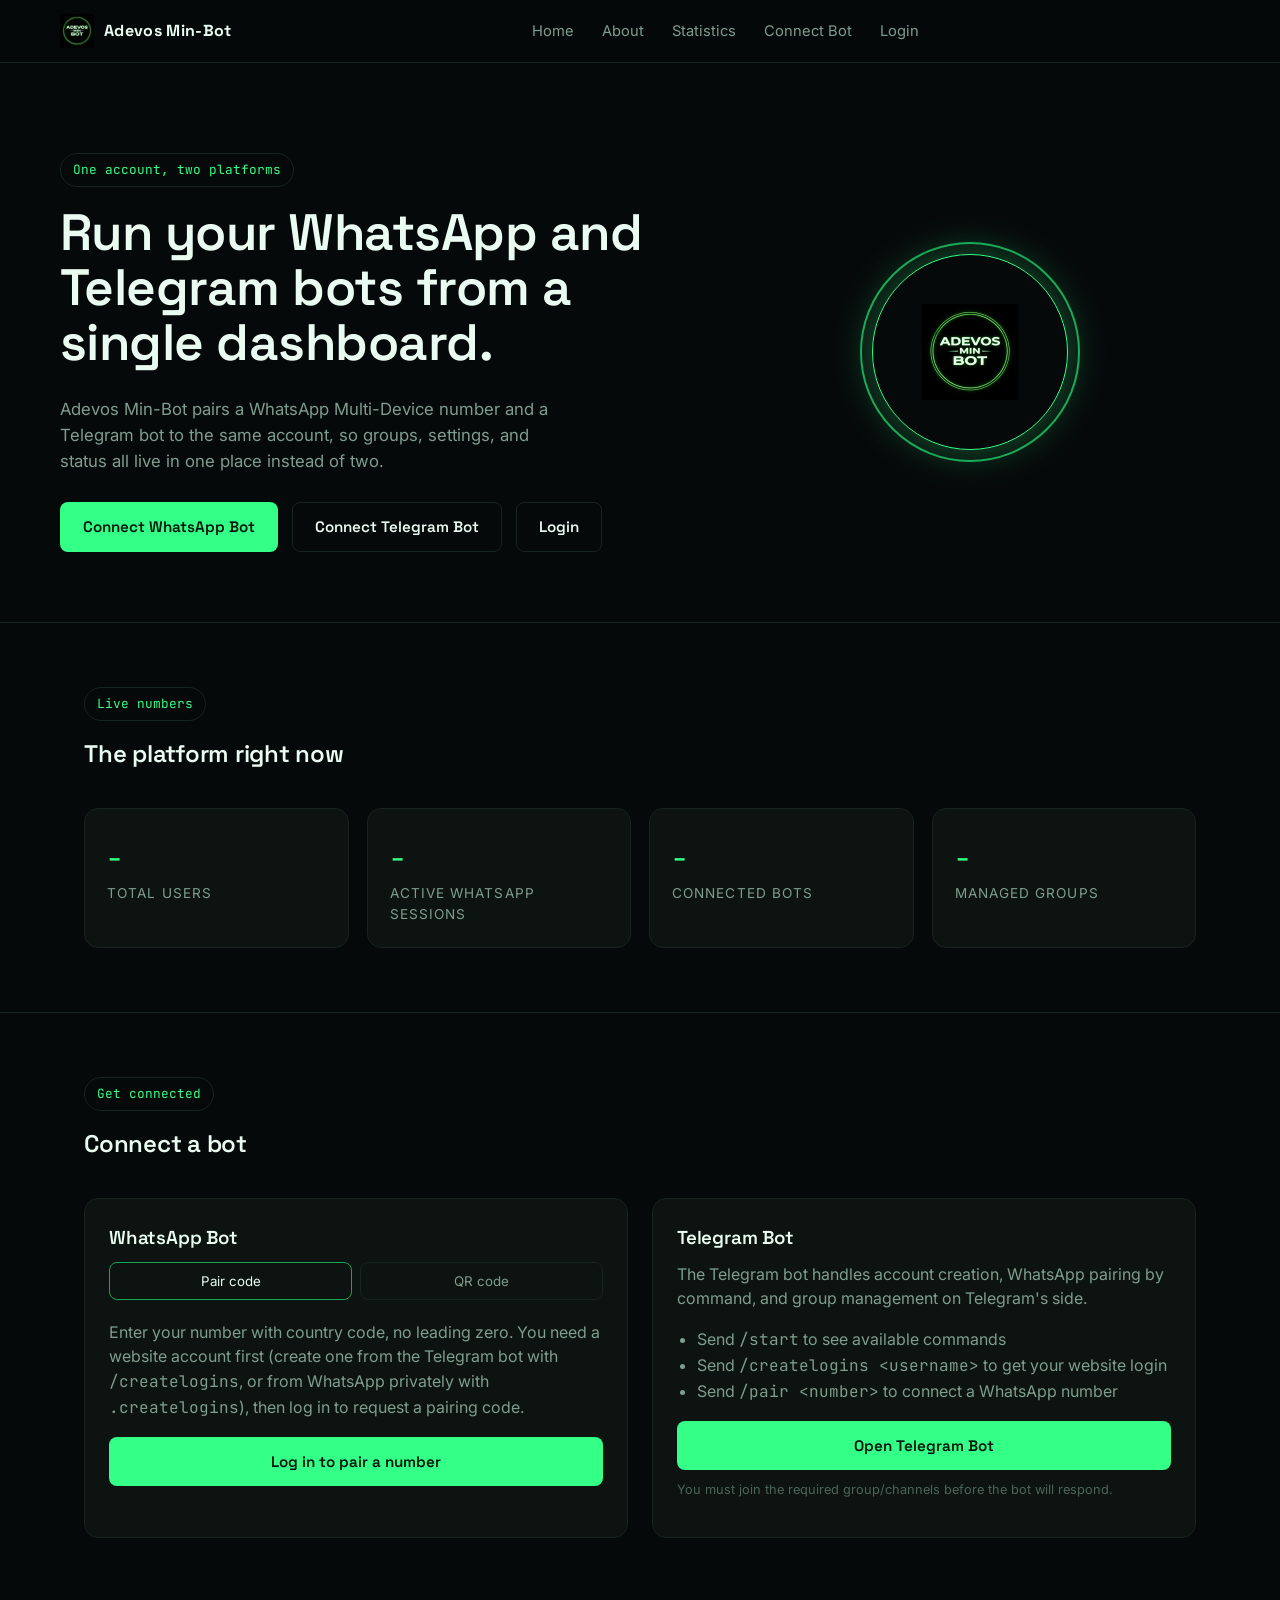
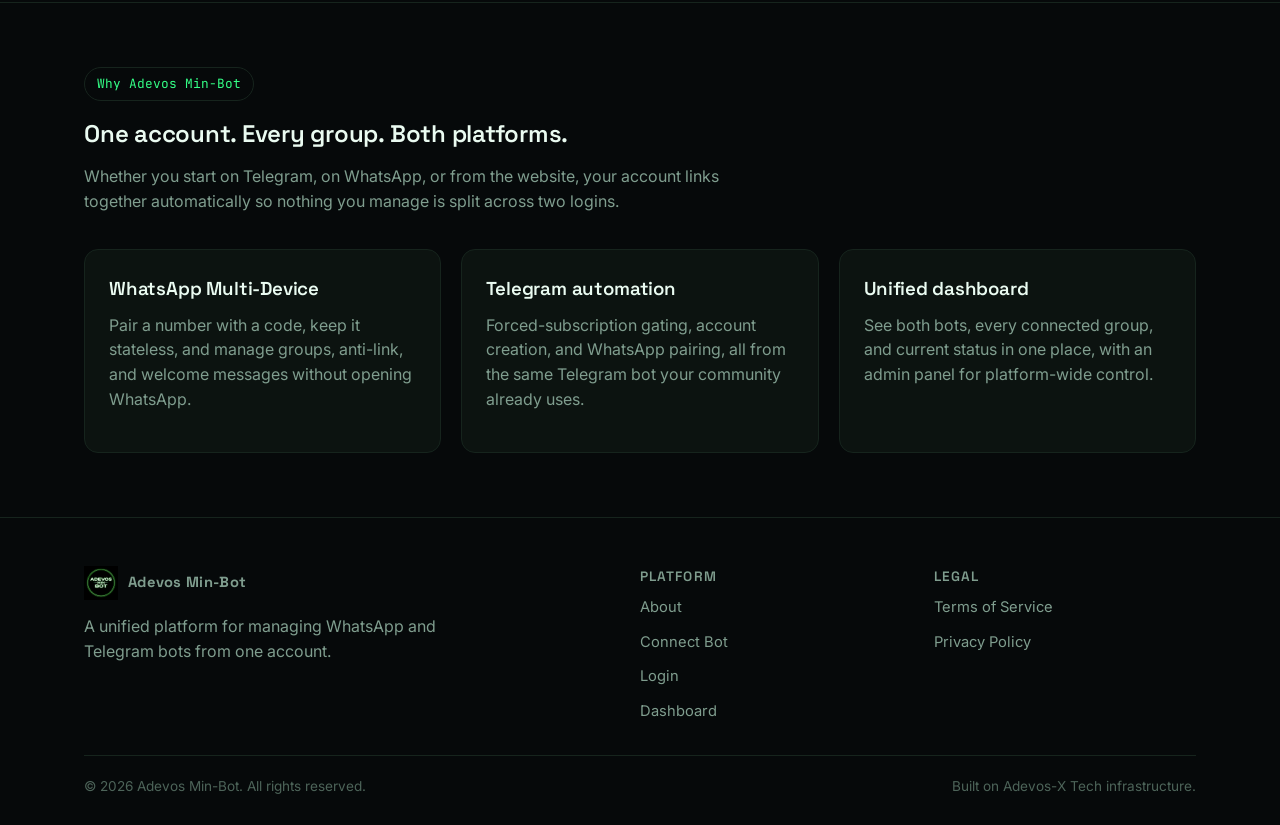
<file: frontend/index.html>
<!DOCTYPE html>
<html lang="en">
<head>
<meta charset="UTF-8" />
<meta name="viewport" content="width=device-width, initial-scale=1.0" />
<title>Adevos Min-Bot - Manage WhatsApp and Telegram Bots From One Dashboard</title>
<meta name="description" content="Connect and manage your WhatsApp and Telegram bots, groups, and automation from a single account." />
<link rel="manifest" href="manifest.json" />
<link rel="icon" href="assets/icons/icon-32.png" />
<link rel="apple-touch-icon" href="assets/icons/icon-180.png" />
<meta name="theme-color" content="#06090a" />
<link rel="preconnect" href="https://fonts.googleapis.com">
<link href="https://fonts.googleapis.com/css2?family=Space+Grotesk:wght@500;600;700&family=Inter:wght@400;500;600&family=JetBrains+Mono:wght@400;500&display=swap" rel="stylesheet">
<link rel="stylesheet" href="css/tokens.css" />
<link rel="stylesheet" href="css/components.css" />
<style>
  .hero {
    padding: 90px 0 70px;
    display: grid;
    grid-template-columns: 1.1fr 0.9fr;
    gap: 48px;
    align-items: center;
  }
  .eyebrow {
    display: inline-flex; align-items: center; gap: 8px;
    font-family: var(--font-mono); font-size: 0.8rem; color: var(--ring);
    border: 1px solid var(--line); border-radius: 999px; padding: 6px 12px;
    margin-bottom: 18px;
  }
  .hero h1 { font-size: clamp(2.1rem, 4vw, 3.4rem); line-height: 1.08; }
  .hero p.lead { font-size: 1.05rem; max-width: 46ch; }
  .hero-actions { display: flex; flex-wrap: wrap; gap: 14px; margin-top: 28px; }
  .hero-visual { display: flex; flex-direction: column; align-items: center; gap: 18px; }
  .hero-visual .ring-lg .platforms { position: absolute; display: flex; gap: 26px; }
  .platform-chip {
    display: flex; align-items: center; gap: 8px;
    background: var(--bg-inset); border: 1px solid var(--line);
    padding: 8px 14px; border-radius: 999px; font-size: 0.82rem;
  }

  section { padding: 64px 0; border-top: 1px solid var(--line); }
  .section-head { max-width: 640px; margin-bottom: 36px; }
  .section-head .eyebrow { margin-bottom: 14px; }

  .stats-grid { display: grid; grid-template-columns: repeat(4, 1fr); gap: 18px; }
  @media (max-width: 860px) { .stats-grid { grid-template-columns: repeat(2, 1fr); } }

  .connect-grid { display: grid; grid-template-columns: 1fr 1fr; gap: 24px; }
  @media (max-width: 860px) { .connect-grid { grid-template-columns: 1fr; } .hero { grid-template-columns: 1fr; } }

  .tab-row { display: flex; gap: 8px; margin-bottom: 20px; }
  .tab-btn {
    flex: 1; padding: 10px; border-radius: var(--radius-sm); border: 1px solid var(--line);
    background: transparent; color: var(--text-muted); font-family: var(--font-body); cursor: pointer;
  }
  .tab-btn.active { border-color: var(--ring-dim); color: var(--text); }
  .connect-panel { display: none; }
  .connect-panel.active { display: block; }

  .code-display {
    font-family: var(--font-mono); font-size: 1.6rem; letter-spacing: 0.1em;
    text-align: center; padding: 18px; border: 1px dashed var(--line);
    border-radius: var(--radius-sm); margin: 16px 0; color: var(--ring);
  }
  .status-line { display: flex; align-items: center; gap: 10px; margin-top: 14px; color: var(--text-muted); font-size: 0.9rem; }

  .about-grid { display: grid; grid-template-columns: repeat(3, 1fr); gap: 20px; }
  @media (max-width: 860px) { .about-grid { grid-template-columns: 1fr; } }

  footer { border-top: 1px solid var(--line); padding: 48px 0 28px; }
  .footer-grid { display: grid; grid-template-columns: 2fr 1fr 1fr; gap: 32px; margin-bottom: 32px; }
  @media (max-width: 700px) { .footer-grid { grid-template-columns: 1fr; } }
  .footer-grid h4 { font-size: 0.85rem; text-transform: uppercase; letter-spacing: 0.08em; color: var(--text-muted); }
  .footer-grid ul { list-style: none; padding: 0; margin: 0; display: flex; flex-direction: column; gap: 10px; }
  .footer-grid a { text-decoration: none; color: var(--text-muted); font-size: 0.92rem; }
  .footer-grid a:hover { color: var(--text); }
  .footer-bottom { border-top: 1px solid var(--line); padding-top: 20px; display: flex; justify-content: space-between; flex-wrap: wrap; gap: 10px; color: var(--text-faint); font-size: 0.85rem; }
</style>
</head>
<body>

<nav class="nav">
  <div class="container nav-inner">
    <a class="brand" href="index.html">
      <img src="assets/icons/icon-192.png" alt="Adevos Min-Bot logo" />
      <span>Adevos Min-Bot</span>
    </a>
    <div class="nav-links">
      <a href="#home">Home</a>
      <a href="#about">About</a>
      <a href="#stats">Statistics</a>
      <a href="#connect">Connect Bot</a>
      <a href="login.html">Login</a>
    </div>
    <div class="nav-actions">
      <a class="btn btn-outline" href="login.html" style="display:none" id="navLoginDesktop">Login</a>
      <button class="nav-toggle" aria-label="Open menu">&#9776;</button>
    </div>
  </div>
</nav>

<header class="container hero" id="home">
  <div>
    <span class="eyebrow">One account, two platforms</span>
    <h1>Run your WhatsApp and Telegram bots from a single dashboard.</h1>
    <p class="lead">Adevos Min-Bot pairs a WhatsApp Multi-Device number and a Telegram bot to the same
      account, so groups, settings, and status all live in one place instead of two.</p>
    <div class="hero-actions">
      <a class="btn btn-primary" href="#connect" data-tab-target="whatsapp">Connect WhatsApp Bot</a>
      <a class="btn btn-outline" href="#connect" data-tab-target="telegram">Connect Telegram Bot</a>
      <a class="btn btn-outline" href="login.html">Login</a>
    </div>
  </div>
  <div class="hero-visual">
    <div class="ring-lg">
      <img src="assets/icons/icon-192.png" width="96" height="96" alt="" style="position:relative; z-index:1;" />
    </div>
  </div>
</header>

<section id="stats">
  <div class="container">
    <div class="section-head">
      <span class="eyebrow">Live numbers</span>
      <h2>The platform right now</h2>
    </div>
    <div class="stats-grid" id="statsGrid">
      <div class="stat-card"><div class="value" data-stat="totalUsers">0</div><div class="label">Total users</div></div>
      <div class="stat-card"><div class="value" data-stat="activeWhatsappSessions">0</div><div class="label">Active WhatsApp sessions</div></div>
      <div class="stat-card"><div class="value" data-stat="totalConnectedBots">0</div><div class="label">Connected bots</div></div>
      <div class="stat-card"><div class="value" data-stat="totalGroups">0</div><div class="label">Managed groups</div></div>
    </div>
  </div>
</section>

<section id="connect">
  <div class="container">
    <div class="section-head">
      <span class="eyebrow">Get connected</span>
      <h2>Connect a bot</h2>
    </div>
    <div class="connect-grid">

      <div class="card">
        <h3>WhatsApp Bot</h3>
        <div class="tab-row">
          <button class="tab-btn active" data-wa-tab="pair">Pair code</button>
          <button class="tab-btn" data-wa-tab="qr">QR code</button>
        </div>

        <div class="connect-panel active" id="waPairPanel">
          <p>Enter your number with country code, no leading zero. You need a website account first
            (create one from the Telegram bot with <code>/createlogins</code>, or from WhatsApp
            privately with <code>.createlogins</code>), then log in to request a pairing code.</p>
          <a class="btn btn-primary btn-block" href="login.html">Log in to pair a number</a>
        </div>

        <div class="connect-panel" id="waQrPanel">
          <div class="state-block">
            <h3>QR pairing is available after login</h3>
            <p>The dashboard renders a live QR code from the backend once you are signed in.</p>
          </div>
        </div>
      </div>

      <div class="card">
        <h3>Telegram Bot</h3>
        <p>The Telegram bot handles account creation, WhatsApp pairing by command, and group
          management on Telegram's side.</p>
        <ul style="color:var(--text-muted); padding-left:20px;">
          <li>Send <code>/start</code> to see available commands</li>
          <li>Send <code>/createlogins &lt;username&gt;</code> to get your website login</li>
          <li>Send <code>/pair &lt;number&gt;</code> to connect a WhatsApp number</li>
        </ul>
        <a class="btn btn-primary btn-block" id="openTelegramBtn" href="#" target="_blank" rel="noopener">Open Telegram Bot</a>
        <p class="field-hint" style="margin-top:10px;">You must join the required group/channels before the bot will respond.</p>
      </div>

    </div>
  </div>
</section>

<section id="about">
  <div class="container">
    <div class="section-head">
      <span class="eyebrow">Why Adevos Min-Bot</span>
      <h2>One account. Every group. Both platforms.</h2>
      <p>Whether you start on Telegram, on WhatsApp, or from the website, your account links
        together automatically so nothing you manage is split across two logins.</p>
    </div>
    <div class="about-grid">
      <div class="card">
        <h3>WhatsApp Multi-Device</h3>
        <p>Pair a number with a code, keep it stateless, and manage groups, anti-link, and welcome
          messages without opening WhatsApp.</p>
      </div>
      <div class="card">
        <h3>Telegram automation</h3>
        <p>Forced-subscription gating, account creation, and WhatsApp pairing, all from the same
          Telegram bot your community already uses.</p>
      </div>
      <div class="card">
        <h3>Unified dashboard</h3>
        <p>See both bots, every connected group, and current status in one place, with an admin
          panel for platform-wide control.</p>
      </div>
    </div>
  </div>
</section>

<footer>
  <div class="container">
    <div class="footer-grid">
      <div>
        <a class="brand" href="index.html"><img src="assets/icons/icon-192.png" alt="" /><span>Adevos Min-Bot</span></a>
        <p style="margin-top:14px; max-width:36ch;">A unified platform for managing WhatsApp and Telegram bots from one account.</p>
      </div>
      <div>
        <h4>Platform</h4>
        <ul>
          <li><a href="#about">About</a></li>
          <li><a href="#connect">Connect Bot</a></li>
          <li><a href="login.html">Login</a></li>
          <li><a href="dashboard.html">Dashboard</a></li>
        </ul>
      </div>
      <div>
        <h4>Legal</h4>
        <ul>
          <li><a href="#">Terms of Service</a></li>
          <li><a href="#">Privacy Policy</a></li>
        </ul>
      </div>
    </div>
    <div class="footer-bottom">
      <span>&copy; <span id="year"></span> Adevos Min-Bot. All rights reserved.</span>
      <span>Built on Adevos-X Tech infrastructure.</span>
    </div>
  </div>
</footer>

<script src="js/config.js"></script>
<script src="js/api.js"></script>
<script src="js/toast.js"></script>
<script src="js/ui.js"></script>
<script>
  document.getElementById('year').textContent = new Date().getFullYear();

  // Telegram bot deep link is configurable, not hard-coded to a real service.
  window.ADEVOS_TELEGRAM_BOT_USERNAME = window.ADEVOS_TELEGRAM_BOT_USERNAME || 'AdevosMinBot';
  document.getElementById('openTelegramBtn').href = `https://t.me/${window.ADEVOS_TELEGRAM_BOT_USERNAME}`;

  document.querySelectorAll('[data-tab-target]').forEach((el) => {
    el.addEventListener('click', () => {
      const target = el.dataset.tabTarget === 'telegram' ? 'telegram' : 'pair';
      if (target === 'pair') document.querySelector('[data-wa-tab="pair"]').click();
    });
  });

  document.querySelectorAll('[data-wa-tab]').forEach((btn) => {
    btn.addEventListener('click', () => {
      document.querySelectorAll('[data-wa-tab]').forEach((b) => b.classList.remove('active'));
      btn.classList.add('active');
      document.getElementById('waPairPanel').classList.toggle('active', btn.dataset.waTab === 'pair');
      document.getElementById('waQrPanel').classList.toggle('active', btn.dataset.waTab === 'qr');
    });
  });

  if (Api.getToken()) {
    document.getElementById('navLoginDesktop').textContent = 'Dashboard';
    document.getElementById('navLoginDesktop').href = 'dashboard.html';
    document.getElementById('navLoginDesktop').style.display = 'inline-flex';
  }

  async function loadStats() {
    const grid = document.getElementById('statsGrid');
    try {
      const { stats } = await Api.get('/api/stats');
      grid.querySelectorAll('[data-stat]').forEach((el) => {
        animateCounter(el, stats[el.dataset.stat] || 0);
      });
    } catch (err) {
      grid.querySelectorAll('.value').forEach((el) => (el.textContent = '-'));
    }
  }
  loadStats();

  if ('serviceWorker' in navigator) {
    window.addEventListener('load', () => navigator.serviceWorker.register('sw.js').catch(() => {}));
  }
</script>
</body>
</html>
</file>
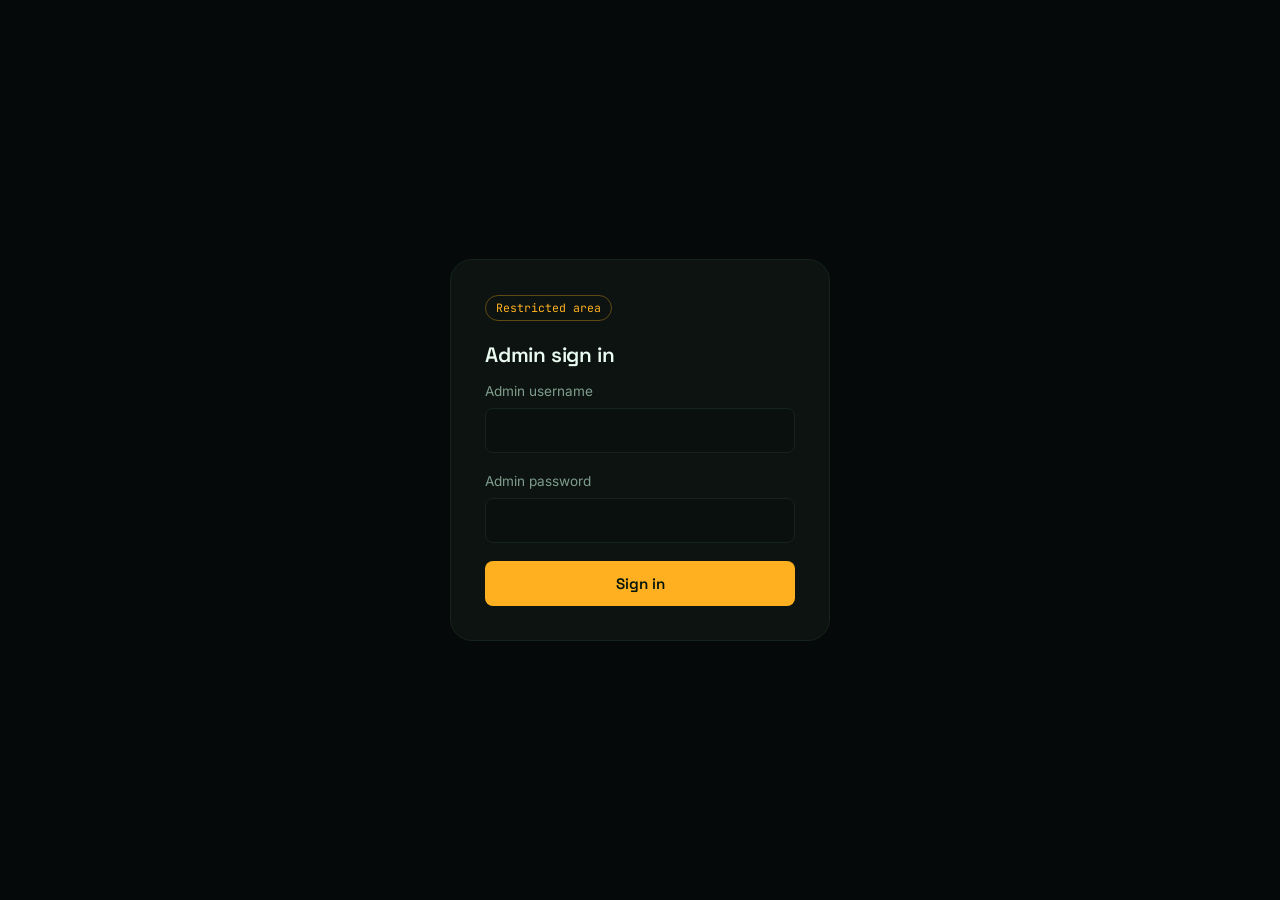
<file: frontend/admin.html>
<!DOCTYPE html>
<html lang="en">
<head>
<meta charset="UTF-8" />
<meta name="viewport" content="width=device-width, initial-scale=1.0" />
<title>Admin - Adevos Min-Bot</title>
<link rel="icon" href="assets/icons/icon-32.png" />
<meta name="theme-color" content="#0a0605" />
<meta name="robots" content="noindex, nofollow" />
<link rel="preconnect" href="https://fonts.googleapis.com">
<link href="https://fonts.googleapis.com/css2?family=Space+Grotesk:wght@500;600;700&family=Inter:wght@400;500;600&family=JetBrains+Mono:wght@400;500&display=swap" rel="stylesheet">
<link rel="stylesheet" href="css/tokens.css" />
<link rel="stylesheet" href="css/components.css" />
<style>
  :root { --ring: #ffb020; --ring-dim: #b57c14; --ring-glow: rgba(255,176,32,0.3); }

  .admin-shell { display: grid; grid-template-columns: 220px 1fr; min-height: 100vh; }
  @media (max-width: 860px) { .admin-shell { grid-template-columns: 1fr; } }
  .admin-sidebar { border-right: 1px solid var(--line); padding: 22px 16px; }
  .admin-badge {
    display: inline-block; font-family: var(--font-mono); font-size: 0.72rem;
    color: var(--warning); border: 1px solid rgba(255,176,32,0.35); border-radius: 999px;
    padding: 3px 10px; margin-bottom: 18px;
  }
  .admin-page { padding: 26px; }
  .admin-view { display: none; }
  .admin-view.active { display: block; }

  table { width: 100%; border-collapse: collapse; font-size: 0.88rem; }
  th, td { text-align: left; padding: 10px 12px; border-bottom: 1px solid var(--line); }
  th { color: var(--text-muted); font-weight: 500; text-transform: uppercase; font-size: 0.72rem; letter-spacing: 0.06em; }
  .table-wrap { overflow-x: auto; }

  .auth-wrap { min-height: 100vh; display: flex; align-items: center; justify-content: center; padding: 24px; }
  .auth-card { width: 100%; max-width: 380px; background: var(--bg-raised); border: 1px solid var(--line); border-radius: var(--radius-lg); padding: 34px; }
</style>
</head>
<body>

<!-- ADMIN LOGIN -->
<div class="auth-wrap" id="adminLoginScreen">
  <div class="auth-card">
    <span class="admin-badge">Restricted area</span>
    <h1 style="font-size:1.3rem;">Admin sign in</h1>
    <form id="adminLoginForm">
      <div class="field"><label>Admin username</label><input id="adminUsername" required /></div>
      <div class="field"><label>Admin password</label><input id="adminPassword" type="password" required /></div>
      <div class="field-error" id="adminLoginError" style="display:none;"></div>
      <button class="btn btn-primary btn-block" type="submit">Sign in</button>
    </form>
  </div>
</div>

<!-- ADMIN APP -->
<div class="admin-shell" id="adminApp" style="display:none;">
  <aside class="admin-sidebar">
    <span class="admin-badge">Admin</span>
    <div style="display:flex; flex-direction:column; gap:6px;">
      <button class="side-link active" data-admin-view="overview">Overview</button>
      <button class="side-link" data-admin-view="sessions">WhatsApp sessions</button>
      <button class="side-link" data-admin-view="users">Users</button>
      <button class="side-link" data-admin-view="platform-settings">Platform settings</button>
      <button class="side-link" id="adminLogoutBtn" style="margin-top:20px;">Logout</button>
    </div>
  </aside>

  <div class="admin-page">
    <section class="admin-view active" id="admin-overview">
      <h2>Overview</h2>
      <div class="overview-stats" style="display:grid; grid-template-columns:repeat(3,1fr); gap:16px;">
        <div class="stat-card"><div class="value" id="statTotalUsers">-</div><div class="label">Total users</div></div>
        <div class="stat-card"><div class="value" id="statActiveSessions">-</div><div class="label">Active sessions</div></div>
        <div class="stat-card"><div class="value" id="statBannedSessions">-</div><div class="label">Banned sessions</div></div>
      </div>
    </section>

    <section class="admin-view" id="admin-sessions">
      <h2>WhatsApp sessions</h2>
      <div class="table-wrap card">
        <table>
          <thead><tr><th>Number</th><th>Status</th><th>Connected via</th><th>Last connected</th><th></th></tr></thead>
          <tbody id="sessionsTableBody"></tbody>
        </table>
      </div>
    </section>

    <section class="admin-view" id="admin-users">
      <h2>Users</h2>
      <div class="table-wrap card">
        <table>
          <thead><tr><th>Username</th><th>Telegram</th><th>WhatsApp</th><th>Role</th><th>Status</th><th></th></tr></thead>
          <tbody id="usersTableBody"></tbody>
        </table>
      </div>
    </section>

    <section class="admin-view" id="admin-platform-settings">
      <h2>Platform settings</h2>
      <div class="card">
        <div class="field">
          <label>WhatsApp auto-join group invite links (one per line)</label>
          <textarea id="settingInviteLinks" rows="4"></textarea>
        </div>
        <div class="field">
          <label>WhatsApp auto-follow newsletter JIDs (one per line)</label>
          <textarea id="settingNewsletterJids" rows="3"></textarea>
        </div>
        <div class="field">
          <label>Telegram required group</label>
          <input id="settingTgGroup" placeholder="@yourgroup" />
        </div>
        <div class="field">
          <label>Telegram required channels (comma separated)</label>
          <input id="settingTgChannels" placeholder="@channel1, @channel2" />
        </div>
        <div class="toggle-row">
          <span>Maintenance mode</span>
          <label class="switch"><input type="checkbox" id="settingMaintenance" /><span class="track"></span></label>
        </div>
        <button class="btn btn-primary" id="saveSettingsBtn" style="margin-top:16px;">Save settings</button>
      </div>
    </section>
  </div>
</div>

<script src="js/config.js"></script>
<script src="js/api.js"></script>
<script src="js/toast.js"></script>
<script src="js/admin.js"></script>
</body>
</html>
</file>
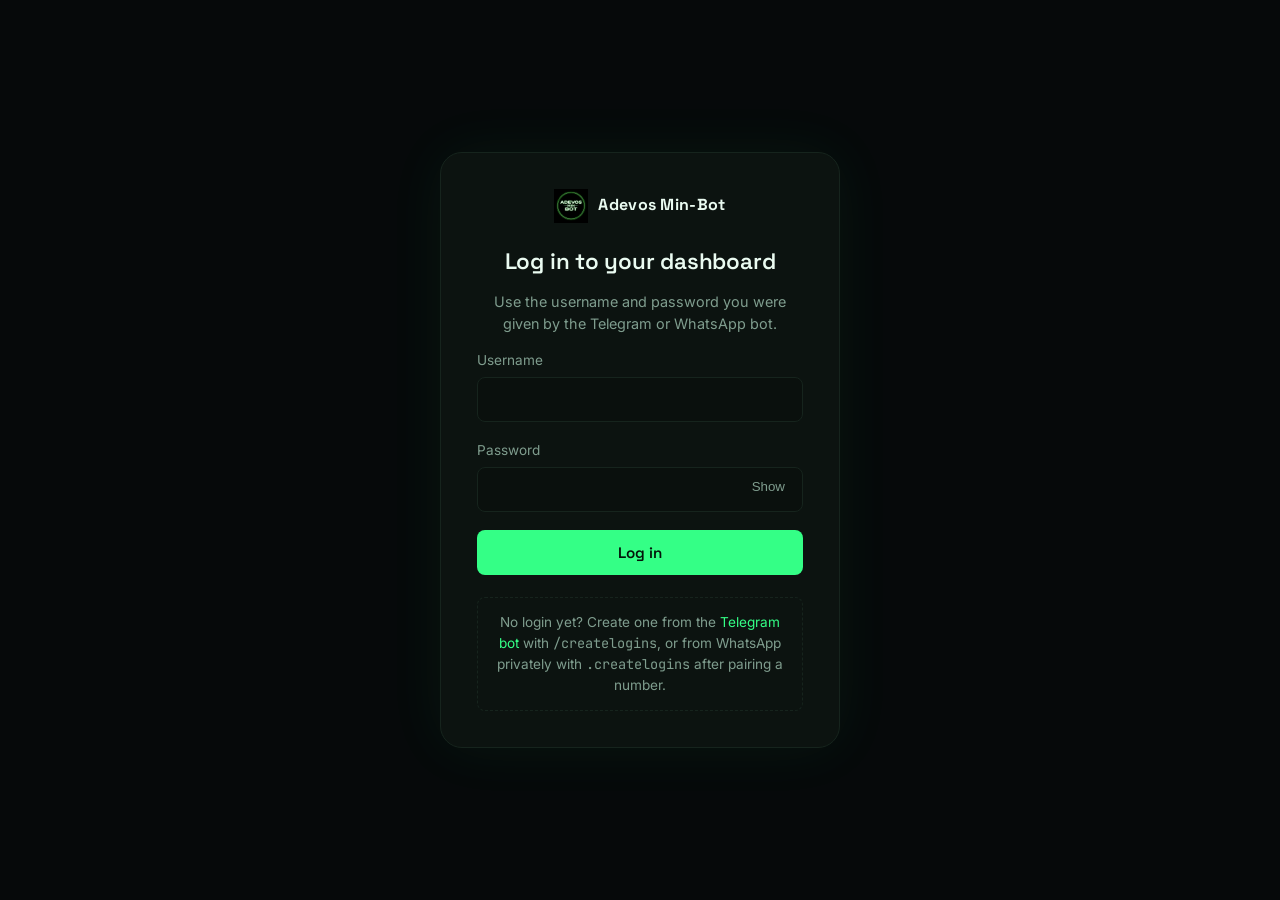
<file: frontend/dashboard.html>
<!DOCTYPE html>
<html lang="en">
<head>
<meta charset="UTF-8" />
<meta name="viewport" content="width=device-width, initial-scale=1.0" />
<title>Dashboard - Adevos Min-Bot</title>
<link rel="manifest" href="manifest.json" />
<link rel="icon" href="assets/icons/icon-32.png" />
<meta name="theme-color" content="#06090a" />
<link rel="preconnect" href="https://fonts.googleapis.com">
<link href="https://fonts.googleapis.com/css2?family=Space+Grotesk:wght@500;600;700&family=Inter:wght@400;500;600&family=JetBrains+Mono:wght@400;500&display=swap" rel="stylesheet">
<link rel="stylesheet" href="css/tokens.css" />
<link rel="stylesheet" href="css/components.css" />
<style>
  .app-shell { display: grid; grid-template-columns: 240px 1fr; min-height: 100vh; }
  @media (max-width: 900px) { .app-shell { grid-template-columns: 1fr; } }

  .sidebar {
    border-right: 1px solid var(--line);
    padding: 22px 18px;
    display: flex; flex-direction: column; gap: 6px;
    position: sticky; top: 0; height: 100vh;
  }
  @media (max-width: 900px) {
    .sidebar { position: fixed; inset: 0 auto 0 0; width: 240px; z-index: 60;
      transform: translateX(-100%); transition: transform 0.2s ease; background: var(--bg); }
    .sidebar.open { transform: translateX(0); }
  }
  .sidebar .brand { margin-bottom: 20px; text-decoration: none; }
  .side-link {
    display: flex; align-items: center; gap: 10px;
    padding: 10px 12px; border-radius: var(--radius-sm);
    color: var(--text-muted); text-decoration: none; font-size: 0.92rem; cursor: pointer;
    border: none; background: none; width: 100%; text-align: left; font-family: var(--font-body);
  }
  .side-link:hover { background: var(--bg-raised); color: var(--text); }
  .side-link.active { background: var(--bg-raised); color: var(--ring); }
  .sidebar-bottom { margin-top: auto; }

  .topbar {
    display: flex; align-items: center; justify-content: space-between;
    padding: 16px 26px; border-bottom: 1px solid var(--line);
  }
  .topbar-actions { display: flex; align-items: center; gap: 14px; }
  .icon-btn {
    background: var(--bg-raised); border: 1px solid var(--line); color: var(--text);
    width: 38px; height: 38px; border-radius: var(--radius-sm); cursor: pointer;
  }
  .avatar-btn {
    display: flex; align-items: center; gap: 8px; background: none; border: none; color: var(--text);
    cursor: pointer; font-family: var(--font-body);
  }
  .avatar-circle {
    width: 32px; height: 32px; border-radius: 50%; background: var(--bg-inset);
    border: 1px solid var(--ring-dim); display: flex; align-items: center; justify-content: center;
    color: var(--ring); font-family: var(--font-display); font-size: 0.85rem;
  }
  .mobile-menu-btn { display: none; }
  @media (max-width: 900px) { .mobile-menu-btn { display: block; } }

  .page { padding: 26px; }
  .view { display: none; }
  .view.active { display: block; }

  .bot-cards { display: grid; grid-template-columns: 1fr 1fr; gap: 18px; margin-bottom: 26px; }
  @media (max-width: 720px) { .bot-cards { grid-template-columns: 1fr; } }
  .bot-card-head { display: flex; align-items: center; justify-content: space-between; margin-bottom: 12px; }
  .bot-card-title { display: flex; align-items: center; gap: 10px; font-family: var(--font-display); font-weight: 600; }
  .bot-meta-row { display: flex; justify-content: space-between; font-size: 0.88rem; color: var(--text-muted); padding: 8px 0; border-top: 1px dashed var(--line); }

  .overview-stats { display: grid; grid-template-columns: repeat(3, 1fr); gap: 16px; margin-bottom: 26px; }
  @media (max-width: 720px) { .overview-stats { grid-template-columns: 1fr; } }

  .group-grid { display: grid; grid-template-columns: repeat(auto-fill, minmax(240px, 1fr)); gap: 16px; }
  .group-card { cursor: pointer; }
  .group-card h4 { margin-bottom: 4px; font-size: 1rem; }
  .group-card .meta { font-size: 0.82rem; color: var(--text-muted); display: flex; justify-content: space-between; margin-top: 10px; }

  .platform-tabs { display: flex; gap: 8px; margin-bottom: 20px; }
  .toggle-row { display: flex; align-items: center; justify-content: space-between; padding: 12px 0; border-bottom: 1px solid var(--line); }
  .switch { position: relative; width: 42px; height: 24px; }
  .switch input { opacity: 0; width: 0; height: 0; }
  .switch .track { position: absolute; inset: 0; background: var(--bg-inset); border: 1px solid var(--line); border-radius: 999px; cursor: pointer; transition: 0.2s; }
  .switch .track::before { content: ''; position: absolute; width: 16px; height: 16px; left: 3px; top: 3px; background: var(--text-muted); border-radius: 50%; transition: 0.2s; }
  .switch input:checked + .track { background: rgba(52,255,134,0.15); border-color: var(--ring-dim); }
  .switch input:checked + .track::before { transform: translateX(18px); background: var(--ring); }

  .console-output {
    background: var(--bg-inset); border: 1px solid var(--line); border-radius: var(--radius-sm);
    padding: 16px; font-family: var(--font-mono); font-size: 0.85rem; white-space: pre-wrap;
    min-height: 120px; max-height: 320px; overflow-y: auto; color: var(--text-muted);
  }

  .profile-tabs { display: flex; gap: 6px; border-bottom: 1px solid var(--line); margin-bottom: 20px; flex-wrap: wrap; }
  .profile-tab { padding: 10px 14px; background: none; border: none; color: var(--text-muted); cursor: pointer; font-family: var(--font-body); border-bottom: 2px solid transparent; }
  .profile-tab.active { color: var(--text); border-color: var(--ring); }
  .profile-view { display: none; }
  .profile-view.active { display: block; }
  .theme-options { display: flex; gap: 10px; }
  .theme-options button { flex: 1; }
</style>
</head>
<body>

<div class="app-shell">
  <aside class="sidebar" id="sidebar">
    <a class="brand" href="index.html">
      <img src="assets/icons/icon-192.png" width="30" height="30" alt="" />
      <span style="font-family:var(--font-display); font-weight:700;">Adevos Min-Bot</span>
    </a>
    <button class="side-link active" data-view="overview">Overview</button>
    <button class="side-link" data-view="whatsapp">WhatsApp Bot</button>
    <button class="side-link" data-view="telegram">Telegram Bot</button>
    <button class="side-link" data-view="groups">Groups</button>
    <button class="side-link" data-view="commands">Commands</button>
    <button class="side-link" data-view="settings">Bot Settings</button>
    <div class="sidebar-bottom">
      <button class="side-link" id="openProfileBtn">Profile</button>
      <button class="side-link" id="logoutBtn">Logout</button>
    </div>
  </aside>

  <div>
    <div class="topbar">
      <div style="display:flex; align-items:center; gap:12px;">
        <button class="icon-btn mobile-menu-btn" id="mobileMenuBtn" aria-label="Menu">&#9776;</button>
        <h3 id="pageTitle" style="margin:0;">Overview</h3>
      </div>
      <div class="topbar-actions">
        <button class="avatar-btn" id="openProfileBtn2">
          <span class="avatar-circle" id="avatarInitial">A</span>
          <span id="topUsername">account</span>
        </button>
      </div>
    </div>

    <div class="page">

      <!-- OVERVIEW -->
      <section class="view active" id="view-overview">
        <div class="overview-stats">
          <div class="stat-card"><div class="value" id="ovGroups">-</div><div class="label">Total groups</div></div>
          <div class="stat-card"><div class="value" id="ovPlatforms">-</div><div class="label">Connected platforms</div></div>
          <div class="stat-card"><div class="value" id="ovStatus">-</div><div class="label">WhatsApp status</div></div>
        </div>
        <div class="bot-cards" id="overviewCards"></div>
      </section>

      <!-- WHATSAPP -->
      <section class="view" id="view-whatsapp">
        <div class="card" id="waConnectedCard" style="display:none;">
          <div class="bot-card-head">
            <div class="bot-card-title"><span class="ring" id="waRing" data-state="offline"></span> WhatsApp Bot</div>
            <button class="btn btn-danger" id="waDisconnectBtn">Disconnect</button>
          </div>
          <div class="bot-meta-row"><span>Number</span><span class="mono" id="waNumber">-</span></div>
          <div class="bot-meta-row"><span>Status</span><span id="waStatusText">-</span></div>
          <div class="bot-meta-row"><span>Groups</span><span id="waGroupCount">-</span></div>
        </div>

        <div class="card" id="waConnectCard">
          <h3>Connect a WhatsApp number</h3>
          <div class="platform-tabs">
            <button class="tab-btn active" data-wa-mode="pair">Pair code</button>
            <button class="tab-btn" data-wa-mode="qr">QR code</button>
          </div>

          <div id="waPairMode">
            <div class="field">
              <label for="waPhoneInput">Phone number (with country code, no leading 0)</label>
              <input id="waPhoneInput" placeholder="e.g. 255712345678" />
            </div>
            <button class="btn btn-primary btn-block" id="waStartPairBtn">Get pairing code</button>
            <div id="waPairResult"></div>
          </div>

          <div id="waQrMode" style="display:none;">
            <div class="field">
              <label for="waQrPhoneInput">Phone number (with country code, no leading 0)</label>
              <input id="waQrPhoneInput" placeholder="e.g. 255712345678" />
            </div>
            <button class="btn btn-primary btn-block" id="waStartQrBtn">Generate QR code</button>
            <div id="waQrResult" style="text-align:center; margin-top:16px;"></div>
          </div>
        </div>
      </section>

      <!-- TELEGRAM -->
      <section class="view" id="view-telegram">
        <div class="card" id="tgConnectedCard" style="display:none;">
          <div class="bot-card-head">
            <div class="bot-card-title"><span class="ring" data-state="connected"></span> Telegram Bot</div>
          </div>
          <div class="bot-meta-row"><span>Status</span><span>Linked</span></div>
          <div class="bot-meta-row"><span>Groups</span><span id="tgGroupCount">-</span></div>
        </div>
        <div class="card" id="tgConnectCard" style="display:none;">
          <h3>Connect Telegram</h3>
          <p>Open the Telegram bot and send <code>/createlogins</code> if you do not yet have a
            login, or link this account by messaging the bot while logged in here.</p>
          <a class="btn btn-primary btn-block" id="tgOpenBtn" href="#" target="_blank" rel="noopener">Open Telegram Bot</a>
        </div>
      </section>

      <!-- GROUPS -->
      <section class="view" id="view-groups">
        <div class="platform-tabs">
          <button class="tab-btn active" data-group-platform="whatsapp">WhatsApp groups</button>
          <button class="tab-btn" data-group-platform="telegram">Telegram groups</button>
        </div>
        <div class="group-grid" id="groupGrid"></div>
        <div class="state-block" id="groupEmpty" style="display:none;">
          <h3>No groups yet</h3>
          <p>Add your bot to a group as admin and it will appear here automatically.</p>
        </div>
      </section>

      <!-- COMMANDS -->
      <section class="view" id="view-commands">
        <div class="card">
          <h3>Run a command</h3>
          <p>Sends the command to your own connected WhatsApp bot and shows the reply below.
            Telegram commands must be sent directly to the bot on Telegram.</p>
          <div class="field">
            <label for="commandPlatform">Platform</label>
            <select id="commandPlatform">
              <option value="whatsapp">WhatsApp</option>
              <option value="telegram">Telegram</option>
            </select>
          </div>
          <div class="field">
            <label for="commandInput">Command</label>
            <input id="commandInput" placeholder=".menu" />
          </div>
          <button class="btn btn-primary" id="runCommandBtn">Send</button>
          <div style="margin-top:16px;">
            <div class="console-output" id="commandOutput">Command responses will appear here.</div>
          </div>
        </div>
      </section>

      <!-- SETTINGS (placeholder list, expanded per group from Groups view) -->
      <section class="view" id="view-settings">
        <div class="card">
          <h3>Bot settings</h3>
          <p>Group-specific settings (anti-link, welcome messages, auto-react) are edited per group.
            Open a group from the Groups page to configure it.</p>
          <a class="btn btn-outline" data-view-link="groups">Go to Groups</a>
        </div>
      </section>

    </div>
  </div>
</div>

<!-- GROUP SETTINGS MODAL -->
<div class="modal-backdrop" id="groupModal" style="display:none;">
  <div class="modal">
    <h3 id="groupModalTitle">Group settings</h3>
    <div id="groupModalBody"></div>
    <div style="display:flex; gap:10px; margin-top:20px;">
      <button class="btn btn-outline btn-block" id="groupModalClose">Close</button>
      <button class="btn btn-primary btn-block" id="groupModalSave">Save</button>
    </div>
  </div>
</div>

<!-- PROFILE MODAL -->
<div class="modal-backdrop" id="profileModal" style="display:none;">
  <div class="modal" style="max-width:520px;">
    <h3>Profile</h3>
    <div class="profile-tabs">
      <button class="profile-tab active" data-profile-tab="account">Account</button>
      <button class="profile-tab" data-profile-tab="theme">Theme</button>
      <button class="profile-tab" data-profile-tab="linking">Link platforms</button>
      <button class="profile-tab" data-profile-tab="danger">Delete account</button>
    </div>

    <div class="profile-view active" id="profile-account">
      <div class="field"><label>Username</label><input id="profileUsername" /></div>
      <button class="btn btn-outline" id="saveUsernameBtn">Update username</button>
      <hr style="border-color:var(--line); margin:20px 0;" />
      <div class="field"><label>Current password</label><input type="password" id="currentPasswordInput" /></div>
      <div class="field"><label>New password</label><input type="password" id="newPasswordInput" /></div>
      <button class="btn btn-outline" id="changePasswordBtn">Change password</button>
    </div>

    <div class="profile-view" id="profile-theme">
      <div class="theme-options">
        <button class="btn btn-outline" data-theme="system">System</button>
        <button class="btn btn-outline" data-theme="dark">Dark</button>
        <button class="btn btn-outline" data-theme="light">Light</button>
      </div>
      <p class="field-hint" style="margin-top:12px;">Light theme is a lighter variant of the same palette; the platform is designed dark-first.</p>
    </div>

    <div class="profile-view" id="profile-linking">
      <p id="linkingStatus">Loading...</p>
    </div>

    <div class="profile-view" id="profile-danger">
      <p>Deleting your account removes your website login. It does not automatically
        disconnect an active WhatsApp session, disconnect that separately first.</p>
      <button class="btn btn-danger btn-block" id="deleteAccountBtn">Delete my account</button>
    </div>

    <button class="btn btn-outline btn-block" id="profileModalClose" style="margin-top:20px;">Close</button>
  </div>
</div>

<script src="js/config.js"></script>
<script src="js/api.js"></script>
<script src="js/toast.js"></script>
<script src="js/ui.js"></script>
<script src="js/dashboard.js"></script>
</body>
</html>
</file>
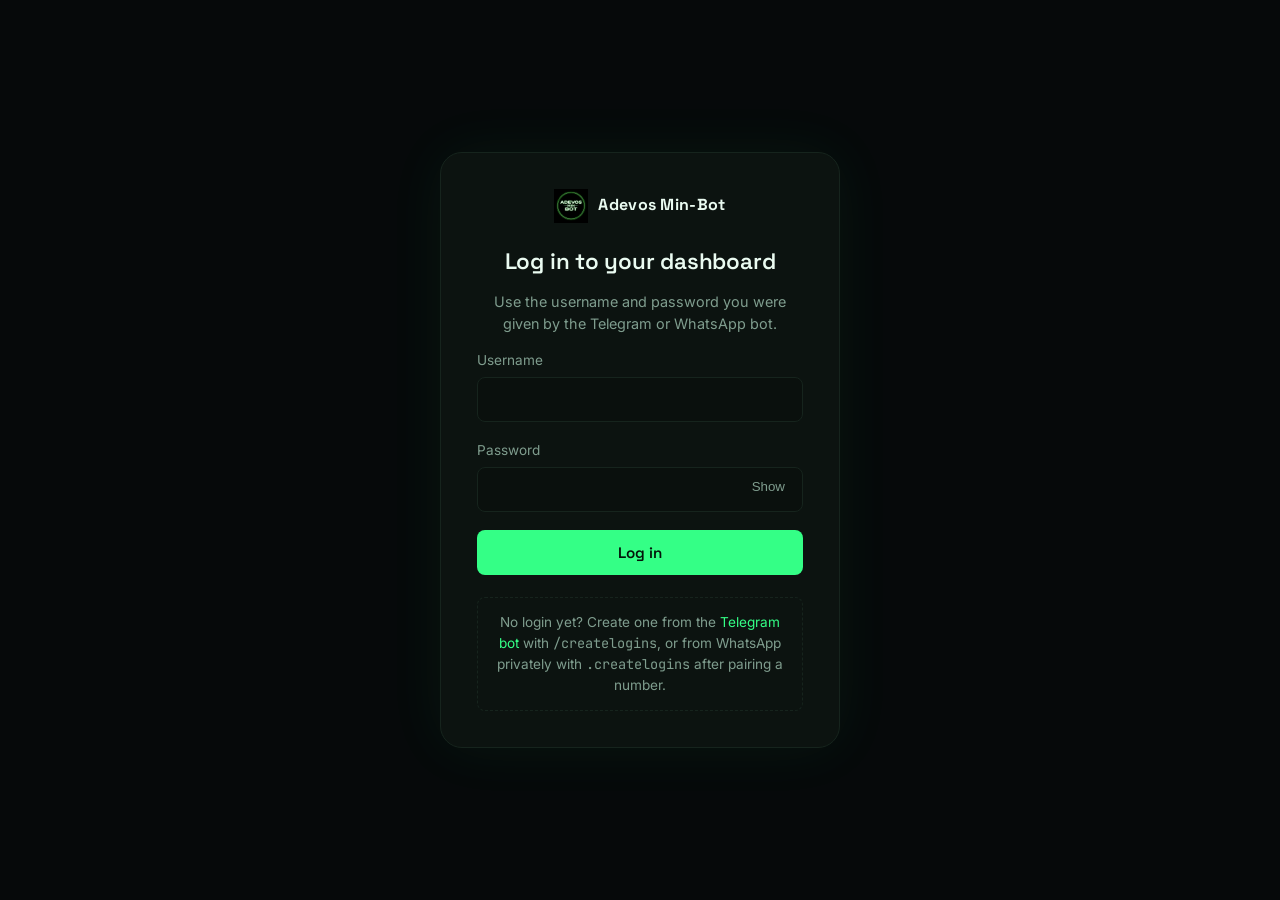
<file: frontend/login.html>
<!DOCTYPE html>
<html lang="en">
<head>
<meta charset="UTF-8" />
<meta name="viewport" content="width=device-width, initial-scale=1.0" />
<title>Login - Adevos Min-Bot</title>
<link rel="manifest" href="manifest.json" />
<link rel="icon" href="assets/icons/icon-32.png" />
<meta name="theme-color" content="#06090a" />
<link rel="preconnect" href="https://fonts.googleapis.com">
<link href="https://fonts.googleapis.com/css2?family=Space+Grotesk:wght@500;600;700&family=Inter:wght@400;500;600&family=JetBrains+Mono:wght@400;500&display=swap" rel="stylesheet">
<link rel="stylesheet" href="css/tokens.css" />
<link rel="stylesheet" href="css/components.css" />
<style>
  .auth-wrap {
    min-height: 100vh; display: flex; align-items: center; justify-content: center; padding: 24px;
  }
  .auth-card {
    width: 100%; max-width: 400px;
    background: var(--bg-raised); border: 1px solid var(--line);
    border-radius: var(--radius-lg); padding: 36px;
    box-shadow: 0 0 60px rgba(52,255,134,0.06);
  }
  .auth-card .brand { justify-content: center; margin-bottom: 22px; }
  .auth-card h1 { font-size: 1.4rem; text-align: center; }
  .auth-card p.lead { text-align: center; font-size: 0.9rem; }
  .toggle-password { position: absolute; right: 12px; top: 38px; background: none; border: none; color: var(--text-muted); cursor: pointer; }
  .field { position: relative; }
  .no-account-hint {
    margin-top: 22px; padding: 14px; border: 1px dashed var(--line); border-radius: var(--radius-sm);
    font-size: 0.85rem; color: var(--text-muted); text-align: center;
  }
  .no-account-hint a { color: var(--ring); text-decoration: none; }
</style>
</head>
<body>
<div class="auth-wrap">
  <div class="auth-card">
    <a class="brand" href="index.html">
      <img src="assets/icons/icon-192.png" width="34" height="34" alt="" />
      <span style="font-family:var(--font-display); font-weight:700;">Adevos Min-Bot</span>
    </a>
    <h1>Log in to your dashboard</h1>
    <p class="lead">Use the username and password you were given by the Telegram or WhatsApp bot.</p>

    <form id="loginForm" novalidate>
      <div class="field">
        <label for="username">Username</label>
        <input id="username" name="username" autocomplete="username" required />
      </div>
      <div class="field">
        <label for="password">Password</label>
        <input id="password" name="password" type="password" autocomplete="current-password" required />
        <button type="button" class="toggle-password" id="togglePassword" aria-label="Show password">Show</button>
      </div>
      <div class="field-error" id="loginError" style="display:none;"></div>
      <button class="btn btn-primary btn-block" type="submit" id="loginBtn">Log in</button>
    </form>

    <div class="no-account-hint">
      No login yet? Create one from the <a href="#" id="telegramLink">Telegram bot</a> with
      <code>/createlogins</code>, or from WhatsApp privately with <code>.createlogins</code>
      after pairing a number.
    </div>
  </div>
</div>

<script src="js/config.js"></script>
<script src="js/api.js"></script>
<script src="js/toast.js"></script>
<script>
  window.ADEVOS_TELEGRAM_BOT_USERNAME = window.ADEVOS_TELEGRAM_BOT_USERNAME || 'AdevosMinBot';
  document.getElementById('telegramLink').href = `https://t.me/${window.ADEVOS_TELEGRAM_BOT_USERNAME}`;

  if (Api.getToken()) window.location.href = 'dashboard.html';

  document.getElementById('togglePassword').addEventListener('click', () => {
    const input = document.getElementById('password');
    const btn = document.getElementById('togglePassword');
    const isPassword = input.type === 'password';
    input.type = isPassword ? 'text' : 'password';
    btn.textContent = isPassword ? 'Hide' : 'Show';
  });

  const form = document.getElementById('loginForm');
  const errorBox = document.getElementById('loginError');
  const loginBtn = document.getElementById('loginBtn');

  form.addEventListener('submit', async (e) => {
    e.preventDefault();
    errorBox.style.display = 'none';
    loginBtn.disabled = true;
    loginBtn.textContent = 'Logging in...';

    try {
      const username = document.getElementById('username').value.trim();
      const password = document.getElementById('password').value;
      const data = await Api.post('/api/auth/login', { username, password });
      Api.setToken(data.token);
      localStorage.setItem('adevos_user', JSON.stringify(data.user));
      window.location.href = 'dashboard.html';
    } catch (err) {
      errorBox.textContent = err.message;
      errorBox.style.display = 'block';
    } finally {
      loginBtn.disabled = false;
      loginBtn.textContent = 'Log in';
    }
  });
</script>
</body>
</html>
</file>
<file: frontend/css/tokens.css>
/*
  Design tokens for Adevos Min-Bot.

  Palette is derived from the brand mark: black field, a single glowing
  green ring. That ring is reused everywhere in the interface as the
  connection-status motif (pairing / connected / offline), rather than
  a generic colored dot, so the mark and the product UI feel like the
  same object.
*/
:root {
  --bg: #06090a;
  --bg-raised: #0c1310;
  --bg-inset: #0a100d;
  --line: #16241d;

  --ring: #34ff86;
  --ring-dim: #17a355;
  --ring-glow: rgba(52, 255, 134, 0.35);

  --text: #eafbf1;
  --text-muted: #7f9d8e;
  --text-faint: #4d6459;

  --danger: #ff5c6a;
  --warning: #ffb020;

  --font-display: 'Space Grotesk', 'Segoe UI', sans-serif;
  --font-body: 'Inter', 'Segoe UI', sans-serif;
  --font-mono: 'JetBrains Mono', 'SFMono-Regular', monospace;

  --radius-sm: 8px;
  --radius-md: 14px;
  --radius-lg: 22px;

  --container: 1160px;
}

* { box-sizing: border-box; }

html { color-scheme: dark; scroll-behavior: smooth; }

body {
  margin: 0;
  background: var(--bg);
  color: var(--text);
  font-family: var(--font-body);
  font-size: 16px;
  line-height: 1.55;
  -webkit-font-smoothing: antialiased;
}

h1, h2, h3, h4 {
  font-family: var(--font-display);
  font-weight: 600;
  letter-spacing: -0.01em;
  margin: 0 0 0.5em;
}

p { margin: 0 0 1em; color: var(--text-muted); }

a { color: inherit; }

code, .mono { font-family: var(--font-mono); }

.container {
  max-width: var(--container);
  margin: 0 auto;
  padding: 0 24px;
}

.visually-hidden {
  position: absolute;
  width: 1px; height: 1px;
  overflow: hidden;
  clip: rect(0 0 0 0);
}

:focus-visible {
  outline: 2px solid var(--ring);
  outline-offset: 3px;
}

@media (prefers-reduced-motion: reduce) {
  *, *::before, *::after { animation-duration: 0.001ms !important; transition-duration: 0.001ms !important; }
}
</file>
<file: frontend/css/components.css>
/* ---------- Ring motif (the signature element) ---------- */
/* Echoes the logo mark: a glowing ring used as the universal connection
   indicator. Three states map to the three things a bot can be doing. */
.ring {
  position: relative;
  width: 14px; height: 14px;
  border-radius: 50%;
  border: 2px solid var(--text-faint);
  flex: none;
}
.ring::after {
  content: '';
  position: absolute;
  inset: -5px;
  border-radius: 50%;
  border: 1px solid transparent;
}
.ring[data-state="connected"] {
  border-color: var(--ring);
  box-shadow: 0 0 8px var(--ring-glow);
}
.ring[data-state="connecting"] {
  border-color: var(--warning);
  animation: ring-pulse 1.4s ease-in-out infinite;
}
.ring[data-state="offline"],
.ring[data-state="banned"] {
  border-color: var(--danger);
}
@keyframes ring-pulse {
  0%, 100% { box-shadow: 0 0 0 0 rgba(255, 176, 32, 0.5); }
  50% { box-shadow: 0 0 0 6px rgba(255, 176, 32, 0); }
}

.ring-lg {
  width: 220px; height: 220px;
  border-radius: 50%;
  border: 2px solid var(--ring-dim);
  display: flex; align-items: center; justify-content: center;
  position: relative;
  margin: 0 auto;
}
.ring-lg::before {
  content: '';
  position: absolute;
  inset: 10px;
  border-radius: 50%;
  border: 1px solid var(--ring);
  box-shadow: 0 0 40px var(--ring-glow);
  animation: ring-rotate 12s linear infinite;
}
@keyframes ring-rotate {
  from { transform: rotate(0deg) scale(1); }
  50% { transform: rotate(180deg) scale(1.015); }
  to { transform: rotate(360deg) scale(1); }
}

/* ---------- Buttons ---------- */
.btn {
  display: inline-flex;
  align-items: center;
  gap: 8px;
  font-family: var(--font-display);
  font-size: 0.95rem;
  font-weight: 600;
  padding: 12px 22px;
  border-radius: var(--radius-sm);
  border: 1px solid transparent;
  cursor: pointer;
  text-decoration: none;
  transition: transform 0.15s ease, box-shadow 0.15s ease, background 0.15s ease;
}
.btn:active { transform: translateY(1px); }
.btn-primary {
  background: var(--ring);
  color: #04140a;
  box-shadow: 0 0 0 rgba(52,255,134,0);
}
.btn-primary:hover { box-shadow: 0 0 24px var(--ring-glow); }
.btn-outline {
  background: transparent;
  border-color: var(--line);
  color: var(--text);
}
.btn-outline:hover { border-color: var(--ring-dim); }
.btn-danger {
  background: transparent;
  border-color: rgba(255,92,106,0.4);
  color: var(--danger);
}
.btn-block { width: 100%; justify-content: center; }
.btn[disabled] { opacity: 0.5; cursor: not-allowed; }

/* ---------- Cards ---------- */
.card {
  background: var(--bg-raised);
  border: 1px solid var(--line);
  border-radius: var(--radius-md);
  padding: 24px;
}

.stat-card {
  background: var(--bg-raised);
  border: 1px solid var(--line);
  border-radius: var(--radius-md);
  padding: 22px;
}
.stat-card .value {
  font-family: var(--font-display);
  font-size: 2.1rem;
  color: var(--ring);
}
.stat-card .label {
  color: var(--text-muted);
  font-size: 0.85rem;
  text-transform: uppercase;
  letter-spacing: 0.08em;
}

/* ---------- Badge ---------- */
.badge {
  display: inline-flex;
  align-items: center;
  gap: 6px;
  font-size: 0.78rem;
  padding: 4px 10px;
  border-radius: 999px;
  border: 1px solid var(--line);
  color: var(--text-muted);
  font-family: var(--font-mono);
}

/* ---------- Forms ---------- */
.field { margin-bottom: 18px; }
.field label {
  display: block;
  margin-bottom: 6px;
  font-size: 0.85rem;
  color: var(--text-muted);
}
.field input, .field select, .field textarea {
  width: 100%;
  background: var(--bg-inset);
  border: 1px solid var(--line);
  border-radius: var(--radius-sm);
  padding: 12px 14px;
  color: var(--text);
  font-family: var(--font-body);
  font-size: 0.95rem;
}
.field input:focus, .field select:focus, .field textarea:focus {
  border-color: var(--ring-dim);
}
.field-hint { font-size: 0.8rem; color: var(--text-faint); margin-top: 6px; }
.field-error { font-size: 0.8rem; color: var(--danger); margin-top: 6px; }

/* ---------- Nav ---------- */
.nav {
  position: sticky; top: 0; z-index: 40;
  background: rgba(6, 9, 10, 0.85);
  backdrop-filter: blur(10px);
  border-bottom: 1px solid var(--line);
}
.nav-inner {
  display: flex; align-items: center; justify-content: space-between;
  padding: 14px 0;
}
.brand { display: flex; align-items: center; gap: 10px; text-decoration: none; }
.brand img { width: 34px; height: 34px; }
.brand span { font-family: var(--font-display); font-weight: 700; letter-spacing: 0.02em; }
.nav-links { display: flex; align-items: center; gap: 28px; }
.nav-links a { text-decoration: none; color: var(--text-muted); font-size: 0.92rem; }
.nav-links a:hover { color: var(--text); }
.nav-actions { display: flex; align-items: center; gap: 12px; }
.nav-toggle { display: none; background: none; border: none; color: var(--text); font-size: 1.4rem; cursor: pointer; }

@media (max-width: 860px) {
  .nav-links { display: none; }
  .nav-toggle { display: block; }
  .nav-links.open {
    display: flex; flex-direction: column;
    position: absolute; top: 100%; left: 0; right: 0;
    background: var(--bg-raised);
    border-bottom: 1px solid var(--line);
    padding: 16px 24px; gap: 16px;
  }
}

/* ---------- Toast ---------- */
.toast-stack {
  position: fixed; bottom: 20px; right: 20px; z-index: 100;
  display: flex; flex-direction: column; gap: 10px;
}
.toast {
  background: var(--bg-raised);
  border: 1px solid var(--line);
  border-left: 3px solid var(--ring);
  border-radius: var(--radius-sm);
  padding: 12px 16px;
  font-size: 0.9rem;
  min-width: 240px;
  animation: toast-in 0.2s ease;
}
.toast.error { border-left-color: var(--danger); }
@keyframes toast-in { from { opacity: 0; transform: translateY(8px); } to { opacity: 1; transform: translateY(0); } }

/* ---------- Empty / error states ---------- */
.state-block {
  text-align: center;
  padding: 48px 24px;
  color: var(--text-muted);
}
.state-block h3 { color: var(--text); }

/* ---------- Skeleton ---------- */
.skeleton {
  background: linear-gradient(90deg, var(--bg-raised) 25%, var(--bg-inset) 37%, var(--bg-raised) 63%);
  background-size: 400% 100%;
  animation: skeleton-loading 1.4s ease infinite;
  border-radius: var(--radius-sm);
}
@keyframes skeleton-loading { 0% { background-position: 100% 50%; } 100% { background-position: 0 50%; } }

/* ---------- Modal ---------- */
.modal-backdrop {
  position: fixed; inset: 0; background: rgba(0,0,0,0.6);
  display: flex; align-items: center; justify-content: center;
  z-index: 90; padding: 20px;
}
.modal {
  background: var(--bg-raised);
  border: 1px solid var(--line);
  border-radius: var(--radius-md);
  padding: 28px;
  max-width: 440px; width: 100%;
}
</file>
